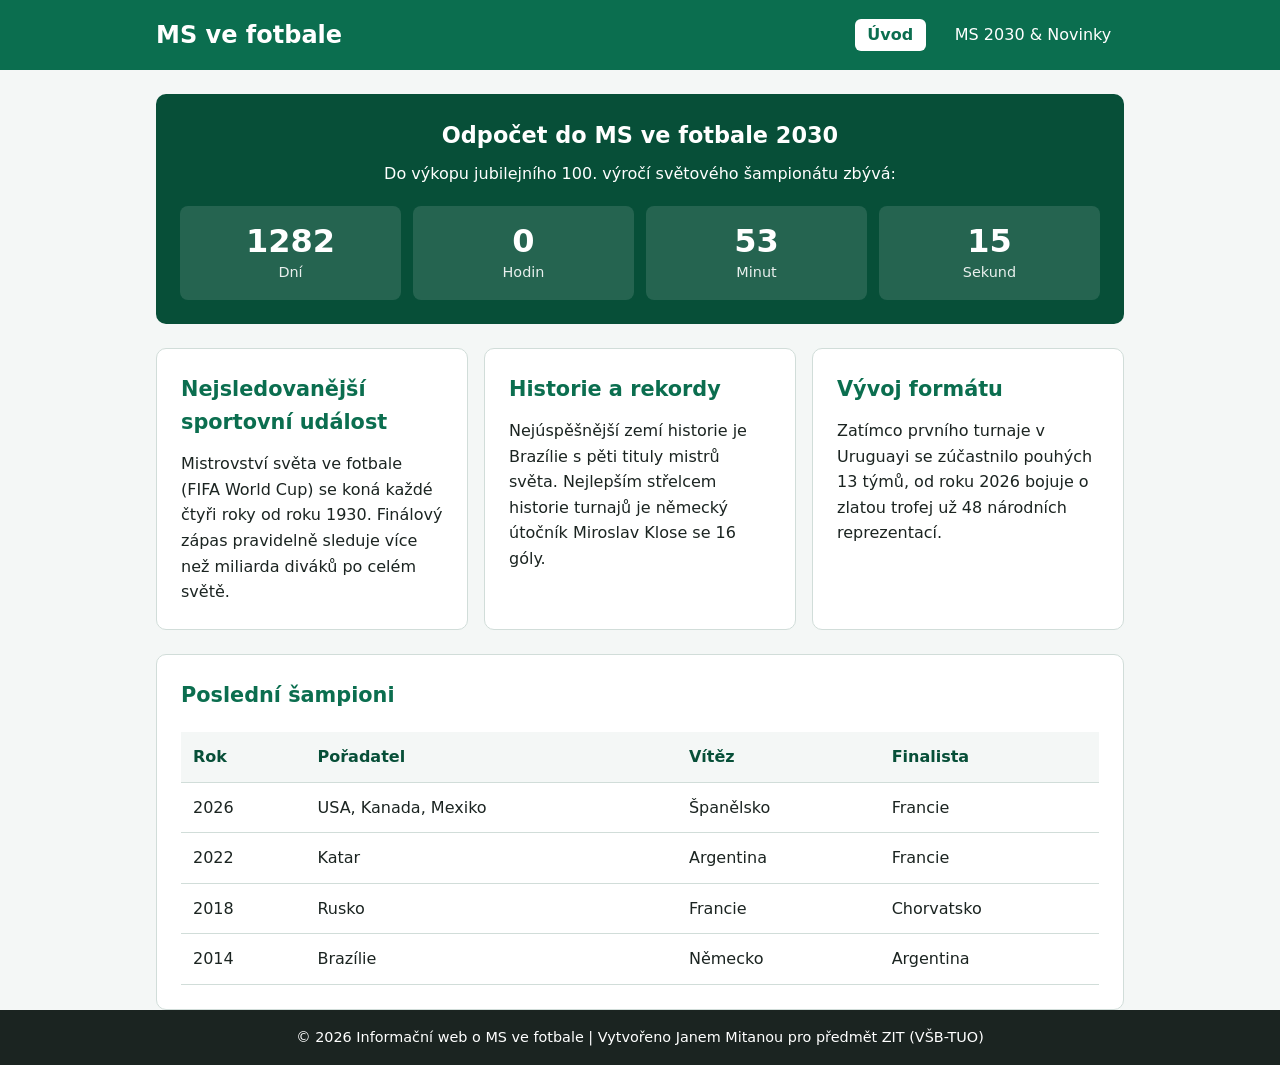
<file: index.html>
<!DOCTYPE html>
<html lang="cs">
<head>
    <meta charset="UTF-8">
    <meta name="viewport" content="width=device-width, initial-scale=1">
    <meta name="description" content="Informační web o Mistrovství světa ve fotbale a odpočet do dalšího šampionátu.">
    <title>Mistrovství světa ve fotbale | Úvod</title>
    <link rel="stylesheet" href="style.css">
    <script src="script.js" defer></script>
</head>
<body>

    <header class="hlavicka">
        <div class="kontejner navigace-obal">
            <h1>MS ve fotbale</h1>
            <nav aria-label="Hlavní navigace">
                <ul class="menu">
                    <li><a href="index.html" class="aktivni">Úvod</a></li>
                    <li><a href="turnaj2030.html">MS 2030 &amp; Novinky</a></li>
                </ul>
            </nav>
        </div>
    </header>

    <main class="kontejner">
        <!-- Sekce s živým JS odpočtem -->
        <section class="odpocet-sekce" aria-labelledby="nadpis-odpocet">
            <h2 id="nadpis-odpocet">Odpočet do MS ve fotbale 2030</h2>
            <p>Do výkopu jubilejního 100. výročí světového šampionátu zbývá:</p>
            
            <div class="odpocet-mrizka" role="timer" aria-live="polite">
                <div class="cas-karta">
                    <span id="dny" class="cislo">0</span>
                    <span class="popisek">Dní</span>
                </div>
                <div class="cas-karta">
                    <span id="hodiny" class="cislo">0</span>
                    <span class="popisek">Hodin</span>
                </div>
                <div class="cas-karta">
                    <span id="minuty" class="cislo">0</span>
                    <span class="popisek">Minut</span>
                </div>
                <div class="cas-karta">
                    <span id="sekundy" class="cislo">0</span>
                    <span class="popisek">Sekund</span>
                </div>
            </div>
        </section>

        <!-- Články v CSS Gridu -->
        <section class="clanky-mrizka">
            <article class="karta">
                <h2>Nejsledovanější sportovní událost</h2>
                <p>Mistrovství světa ve fotbale (FIFA World Cup) se koná každé čtyři roky od roku 1930. Finálový zápas pravidelně sleduje více než miliarda diváků po celém světě.</p>
            </article>

            <article class="karta">
                <h2>Historie a rekordy</h2>
                <p>Nejúspěšnější zemí historie je Brazílie s pěti tituly mistrů světa. Nejlepším střelcem historie turnajů je německý útočník Miroslav Klose se 16 góly.</p>
            </article>

            <article class="karta">
                <h2>Vývoj formátu</h2>
                <p>Zatímco prvního turnaje v Uruguayi se zúčastnilo pouhých 13 týmů, od roku 2026 bojuje o zlatou trofej už 48 národních reprezentací.</p>
            </article>
        </section>

        <!-- Přehledná tabulka -->
        <section class="karta">
            <h2>Poslední šampioni</h2>
            <div class="tabulka-obal">
                <table>
                    <thead>
                        <tr>
                            <th>Rok</th>
                            <th>Pořadatel</th>
                            <th>Vítěz</th>
                            <th>Finalista</th>
                        </tr>
                    </thead>
                    <tbody>
                        <tr>
                            <td>2026</td>
                            <td>USA, Kanada, Mexiko</td>
                            <td>Španělsko</td>
                            <td>Francie</td>
                        </tr>
                        <tr>
                            <td>2022</td>
                            <td>Katar</td>
                            <td>Argentina</td>
                            <td>Francie</td>
                        </tr>
                        <tr>
                            <td>2018</td>
                            <td>Rusko</td>
                            <td>Francie</td>
                            <td>Chorvatsko</td>
                        </tr>
                        <tr>
                            <td>2014</td>
                            <td>Brazílie</td>
                            <td>Německo</td>
                            <td>Argentina</td>
                        </tr>
                    </tbody>
                </table>
            </div>
        </section>
    </main>

    <footer class="paticka">
        <div class="kontejner">
            <p>&copy; 2026 Informační web o MS ve fotbale | Vytvořeno Janem Mitanou pro předmět ZIT (VŠB-TUO)</p>
        </div>
    </footer>

</body>
</html>
</file>
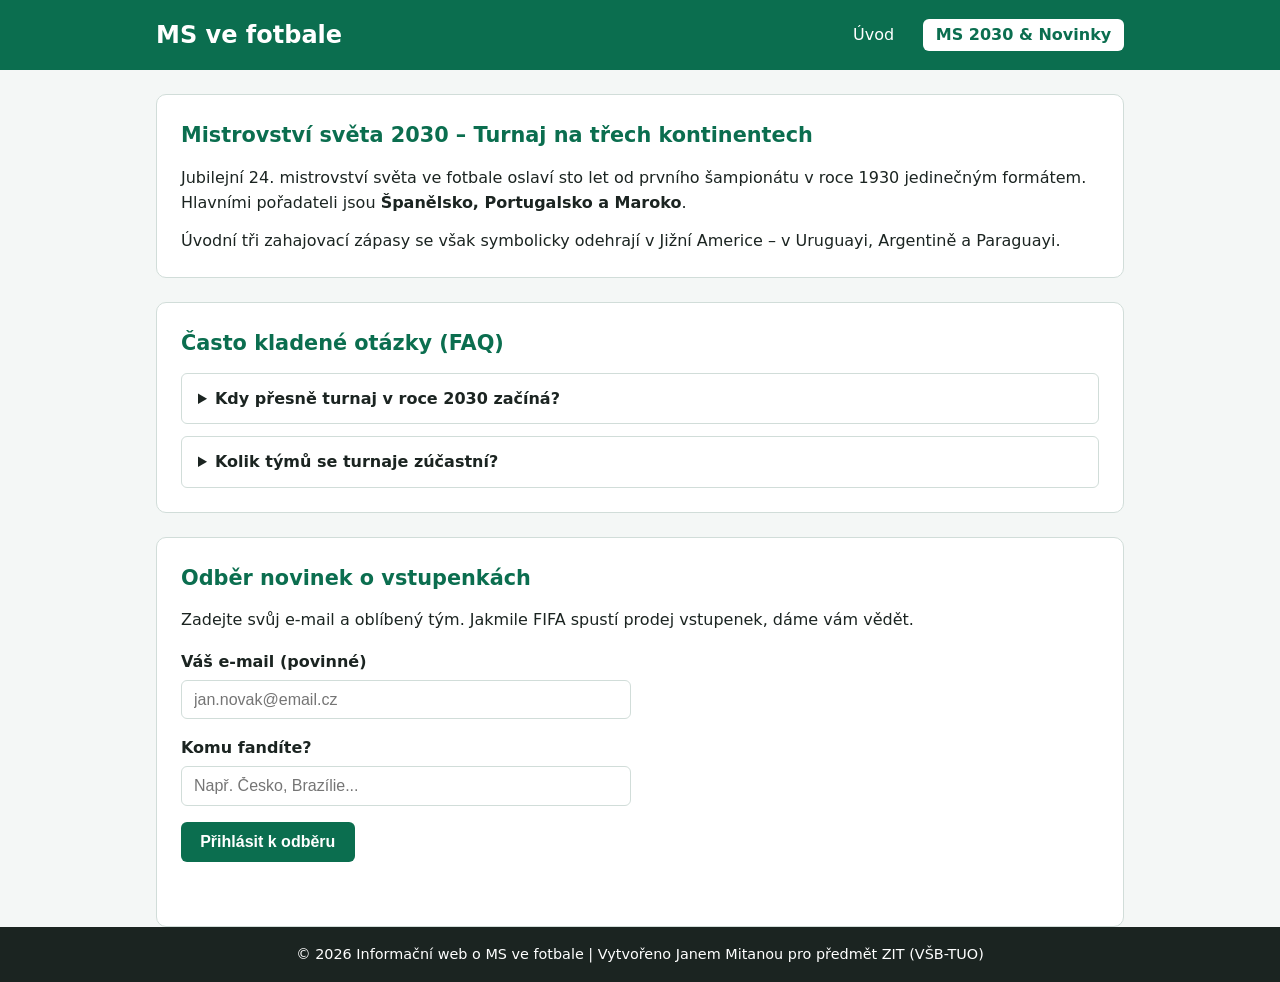
<file: turnaj2030.html>
<!DOCTYPE html>
<html lang="cs">
<head>
    <meta charset="UTF-8">
    <meta name="viewport" content="width=device-width, initial-scale=1">
    <meta name="description" content="Informace o Mistrovství světa ve fotbale 2030 a odběr novinek.">
    <title>Mistrovství světa ve fotbale | MS 2030</title>
    <link rel="stylesheet" href="style.css">
    <script src="script.js" defer></script>
</head>
<body>

    <header class="hlavicka">
        <div class="kontejner navigace-obal">
            <h1>MS ve fotbale</h1>
            <nav aria-label="Hlavní navigace">
                <ul class="menu">
                    <li><a href="index.html">Úvod</a></li>
                    <li><a href="turnaj2030.html" class="aktivni">MS 2030 &amp; Novinky</a></li>
                </ul>
            </nav>
        </div>
    </header>

    <main class="kontejner">
        <section class="karta">
            <h2>Mistrovství světa 2030 – Turnaj na třech kontinentech</h2>
            <p>Jubilejní 24. mistrovství světa ve fotbale oslaví sto let od prvního šampionátu v roce 1930 jedinečným formátem. Hlavními pořadateli jsou <strong>Španělsko, Portugalsko a Maroko</strong>.</p>
            <p>Úvodní tři zahajovací zápasy se však symbolicky odehrají v Jižní Americe – v Uruguayi, Argentině a Paraguayi.</p>
        </section>

        <!-- Interaktivní prvek bez JS (z prezentace slide 11) -->
        <section class="karta">
            <h2>Často kladené otázky (FAQ)</h2>
            
            <details class="faq-polozka">
                <summary>Kdy přesně turnaj v roce 2030 začíná?</summary>
                <p>Zahajovací zápasy v Jižní Americe jsou naplánovány na 8. a 9. června 2030, hlavní část v Evropě a Africe odstartuje 13. června 2030.</p>
            </details>

            <details class="faq-polozka">
                <summary>Kolik týmů se turnaje zúčastní?</summary>
                <p>Stejně jako na turnaji v roce 2026 se závěrečného turnaje zúčastní celkem 48 národních týmů rozdělených do 12 skupin.</p>
            </details>
        </section>

        <!-- Formulář s JS validací -->
        <section class="karta">
            <h2>Odběr novinek o vstupenkách</h2>
            <p>Zadejte svůj e-mail a oblíbený tým. Jakmile FIFA spustí prodej vstupenek, dáme vám vědět.</p>

            <form id="novinky-form" class="formular" novalidate>
                <div class="pole-skupina">
                    <label for="email">Váš e-mail (povinné)</label>
                    <input type="email" id="email" name="email" placeholder="jan.novak@email.cz" required>
                </div>

                <div class="pole-skupina">
                    <label for="tym">Komu fandíte?</label>
                    <input type="text" id="tym" name="tym" placeholder="Např. Česko, Brazílie...">
                </div>

                <button type="submit" class="tlacitko">Přihlásit k odběru</button>
                <p id="form-zprava" class="zprava" role="alert"></p>
            </form>
        </section>
    </main>

    <footer class="paticka">
        <div class="kontejner">
            <p>&copy; 2026 Informační web o MS ve fotbale | Vytvořeno Janem Mitanou pro předmět ZIT (VŠB-TUO)</p>
        </div>
    </footer>

</body>
</html>
</file>
<file: style.css>
:root {
    --hlavni: #0b6e4f;
    --hlavni-tmava: #074f38;
    --pozadi: #f4f7f6;
    --karta-pozadi: #ffffff;
    --text: #1b2421;
    --text-tlumeny: #4a5954;
    --ramecek: #d1ddd9;
    --chyba: #b91c1c;
    --uspech: #0b6e4f;
}

* {
    box-sizing: border-box;
    margin: 0;
    padding: 0;
}

body {
    font-family: system-ui, -apple-system, sans-serif;
    line-height: 1.6;
    color: var(--text);
    background-color: var(--pozadi);
    display: flex;
    flex-direction: column;
    min-height: 100vh;
}

.kontejner {
    width: 100%;
    max-width: 1000px;
    margin: 0 auto;
    padding: 0 1rem;
}

/* Hlavička a Flexbox navigace */
.hlavicka {
    background-color: var(--hlavni);
    color: #ffffff;
    padding: 1rem 0;
    margin-bottom: 1.5rem;
}

.navigace-obal {
    display: flex;
    flex-direction: column;
    gap: 0.75rem;
    align-items: center;
}

.hlavicka h1 {
    font-size: 1.5rem;
}

.menu {
    list-style: none;
    display: flex;
    gap: 1rem;
}

.menu a {
    color: #ffffff;
    text-decoration: none;
    padding: 0.4rem 0.8rem;
    border-radius: 6px;
    transition: background-color 0.2s;
}

.menu a:hover,
.menu a:focus {
    background-color: var(--hlavni-tmava);
}

.menu a.aktivni {
    background-color: #ffffff;
    color: var(--hlavni);
    font-weight: 600;
}

/* Hlavní obsah */
main {
    flex: 1;
    display: flex;
    flex-direction: column;
    gap: 1.5rem;
    margin-bottom: 2rem;
}

.karta {
    background-color: var(--karta-pozadi);
    border: 1px solid var(--ramecek);
    border-radius: 10px;
    padding: 1.5rem;
}

.karta h2 {
    color: var(--hlavni);
    margin-bottom: 0.75rem;
    font-size: 1.3rem;
}

.karta p + p {
    margin-top: 0.75rem;
}

/* Odpočet - mobile first (2 sloupce) */
.odpocet-sekce {
    background-color: var(--hlavni-tmava);
    color: #ffffff;
    border-radius: 10px;
    padding: 1.5rem;
    text-align: center;
}

.odpocet-sekce h2 {
    font-size: 1.4rem;
    margin-bottom: 0.4rem;
}

.odpocet-mrizka {
    display: grid;
    grid-template-columns: repeat(2, 1fr);
    gap: 0.75rem;
    margin-top: 1.25rem;
}

.cas-karta {
    background-color: rgba(255, 255, 255, 0.12);
    border-radius: 8px;
    padding: 1rem 0.5rem;
    display: flex;
    flex-direction: column;
}

.cas-karta .cislo {
    font-size: 2rem;
    font-weight: 700;
    line-height: 1.2;
}

.cas-karta .popisek {
    font-size: 0.9rem;
    opacity: 0.9;
}

/* Články v Gridu - mobile first (1 sloupec) */
.clanky-mrizka {
    display: grid;
    grid-template-columns: 1fr;
    gap: 1rem;
}

/* Responzivní tabulka */
.tabulka-obal {
    overflow-x: auto;
}

table {
    width: 100%;
    border-collapse: collapse;
    margin-top: 0.5rem;
}

th, td {
    text-align: left;
    padding: 0.75rem;
    border-bottom: 1px solid var(--ramecek);
}

th {
    background-color: var(--pozadi);
    color: var(--hlavni-tmava);
}

/* FAQ details */
.faq-polozka {
    border: 1px solid var(--ramecek);
    border-radius: 6px;
    padding: 0.75rem 1rem;
    margin-top: 0.75rem;
}

.faq-polozka summary {
    font-weight: 600;
    cursor: pointer;
}

.faq-polozka p {
    margin-top: 0.5rem;
    color: var(--text-tlumeny);
}

/* Formulář */
.formular {
    display: flex;
    flex-direction: column;
    gap: 1rem;
    margin-top: 1rem;
    max-width: 450px;
}

.pole-skupina {
    display: flex;
    flex-direction: column;
    gap: 0.35rem;
}

label {
    font-weight: 600;
}

input {
    padding: 0.6rem 0.75rem;
    border: 1px solid var(--ramecek);
    border-radius: 6px;
    font-size: 1rem;
}

input:focus {
    outline: 2px solid var(--hlavni);
    border-color: var(--hlavni);
}

.tlacitko {
    background-color: var(--hlavni);
    color: #ffffff;
    border: none;
    border-radius: 6px;
    padding: 0.7rem 1.2rem;
    font-size: 1rem;
    font-weight: 600;
    cursor: pointer;
    align-self: flex-start;
    transition: background-color 0.2s;
}

.tlacitko:hover {
    background-color: var(--hlavni-tmava);
}

.zprava {
    font-weight: 600;
    min-height: 1.5rem;
}

.zprava.chyba {
    color: var(--chyba);
}

.zprava.uspech {
    color: var(--uspech);
}

/* Patička */
.paticka {
    background-color: var(--text);
    color: #ffffff;
    text-align: center;
    padding: 1rem 0;
    font-size: 0.9rem;
}

/* Tablet a desktop (breakpoint 768px dle prezentace) */
@media (min-width: 768px) {
    .navigace-obal {
        flex-direction: row;
        justify-content: space-between;
    }

    .odpocet-mrizka {
        grid-template-columns: repeat(4, 1fr);
    }

    .clanky-mrizka {
        grid-template-columns: repeat(3, 1fr);
    }
}
</file>
